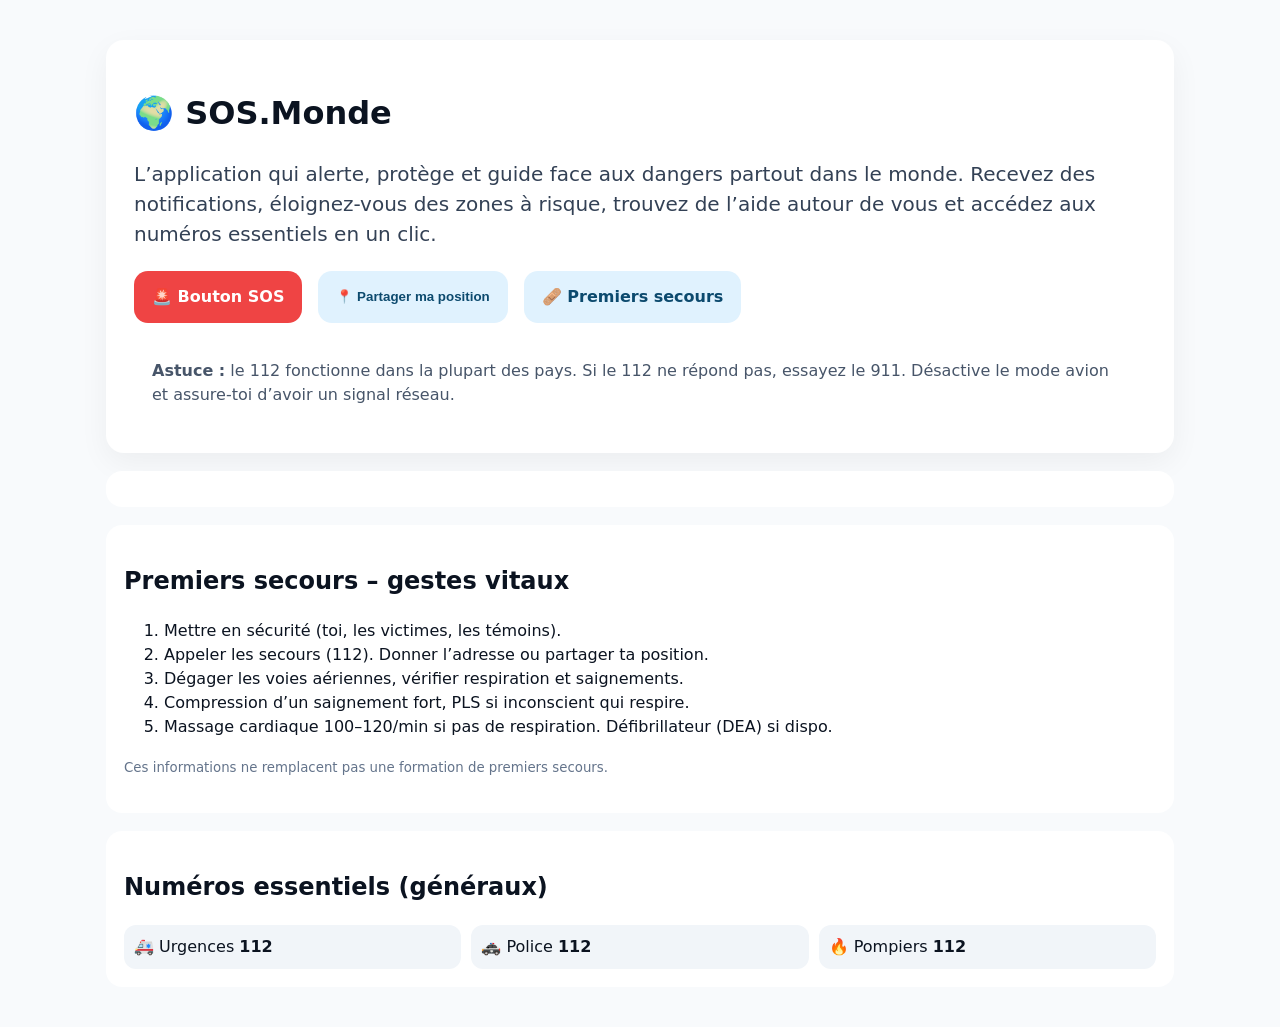
<file: index.html>
﻿<!doctype html>
<html lang="fr">
<head>
  <meta charset="utf-8" />
  <meta name="viewport" content="width=device-width,initial-scale=1" />
  <title>SOS.Monde – L’application qui sauve des vies</title>
  <meta name="description"
        content="SOS.Monde alerte, protège et guide face aux dangers partout dans le monde. Bouton SOS, partage de position, premiers secours, numéros utiles." />
  <link rel="canonical" href="https://sos-monde.com/" />

  <!-- PWA -->
  <meta name="theme-color" content="#0ea5e9" />
  <link rel="manifest" href="/manifest.webmanifest">
  <link rel="icon" href="/icons/icon-192.png" sizes="192x192">
  <link rel="apple-touch-icon" href="/icons/icon-192.png">

  <!-- Open Graph (partage) -->
  <meta property="og:title" content="SOS.Monde – L’application qui sauve des vies">
  <meta property="og:description" content="Bouton SOS, partage de position, premiers secours et numéros utiles, partout dans le monde.">
  <meta property="og:url" content="https://sos-monde.com/">
  <meta property="og:type" content="website">

  <style>
    :root{--c:#0ea5e9;--c2:#0369a1;--bg:#f8fafc}
    *{box-sizing:border-box}
    body{margin:0;font:16px/1.5 system-ui,Segoe UI,Roboto,Arial;background:var(--bg);color:#0b1320}
    .wrap{max-width:1100px;margin:40px auto;padding:0 16px}
    .hero{background:white;border-radius:18px;box-shadow:0 10px 30px rgba(2,6,23,.05);padding:28px}<!-- PRESENTATION -->
<section class="card fade-in" id="presentation" style="margin-top:16px">
  <h2 style="margin:0 0 8px">Pourquoi SOS.Monde ?</h2>
  <p class="muted" style="margin:0">
    Chaque minute compte. SOS.Monde rassemble en un seul endroit un bouton SOS, le partage de position,
    des gestes de premiers secours et les numéros essentiels. Pas de compte, gratuit, pensé pour fonctionner
    partout et vite.
  </p>
</section>

<section class="grid fade-in" style="margin-top:12px">
  <div class="card">
    <div class="num">🚨 Appel SOS immédiat</div>
    <p class="muted">112 par défaut (911 si tu es en Amérique du Nord). Un réflexe simple qui peut tout changer.</p>
  </div>
  <div class="card">
    <div class="num">📍 Partage de position</div>
    <p class="muted">Envoie ta localisation à un proche ou aux secours en quelques secondes.</p>
  </div>
  <div class="card">
    <div class="num">🩹 Gestes vitaux</div>
    <p class="muted">Des instructions claires pour agir sans paniquer : sécurité, PLS, massage cardiaque, etc.</p>
  </div>
  <div class="card">
    <div class="num">☎️ Numéros utiles</div>
    <p class="muted">Accès rapide aux numéros essentiels depuis n’importe où.</p>
  </div>
</section>

<section class="card fade-in" style="margin-top:12px">
  <h3 style="margin:0 0 8px">Nos engagements</h3>
  <ul class="muted" style="margin:0;padding-left:18px">
    <li>🔒 <b>Vie privée</b> : pas de compte, pas de profil, pas de revente de données.</li>
    <li>📲 <b>Gratuit & installable</b> comme une appli (PWA) sur iOS/Android/desktop.</li>
    <li>🌍 <b>Accessible partout</b> : rapide, lisible, fonctionne même avec peu de réseau.</li>
  </ul>
</section>

<section class="card fade-in" style="margin-top:12px">
  <h3 style="margin:0 0 8px">Comment ça marche ?</h3>
  <ol class="muted" style="margin:0;padding-left:18px">
    <li>Installe l’appli pour un accès direct (bouton ci-dessous).</li>
    <li>Ajoute un raccourci sur l’écran d’accueil.</li>
    <li>Partage l’appli autour de toi : famille, amis, collègues.</li>
  </ol>
  <div style="margin-top:12px;display:flex;gap:10px;flex-wrap:wrap">
    <button id="ctaInstall" class="btn btn-install">Installer l’appli</button>
    <a class="btn btn-outline" href="#premiers-secours">Voir les gestes vitaux</a>
  </div>
</section>

<section class="card fade-in" style="margin-top:12px">
  <h3 style="margin:0 0 8px">Rejoins le mouvement</h3>
  <p class="muted" style="margin:0">
    SOS.Monde est un réflexe simple à partager en famille, entre amis, dans une équipe, une association ou une entreprise.
    Ensemble, on gagne des minutes qui sauvent des vies.
  </p>
</section>

<script>
  // Relier le bouton de cette section au bouton d’installation de l’en-tête (s’il existe)
  document.getElementById('ctaInstall')?.addEventListener('click', () => {
    document.getElementById('installBtn')?.click();
  });
</script>

    h1{font-size:clamp(28px,4vw,40px);margin:0 0 10px}
    p.lead{font-size:clamp(16px,2.3vw,20px);color:#334155;margin:0 0 22px}
    .btns{display:flex;gap:16px;flex-wrap:wrap}
    .btn{display:inline-flex;align-items:center;gap:10px;padding:14px 18px;border-radius:14px;border:none;cursor:pointer;font-weight:700;text-decoration:none}
    .btn.sos{background:#ef4444;color:#fff}
    .btn.loc,.btn.first{background:#e0f2fe;color:#0c4a6e}
    .card{background:white;border-radius:16px;padding:18px;margin-top:18px}
    .muted{color:#475569}
    .numlist{display:grid;grid-template-columns:repeat(auto-fit,minmax(220px,1fr));gap:10px;margin-top:10px}
    .num{background:#f1f5f9;border-radius:12px;padding:10px}
    small{color:#64748b}
  </style>
</head>
<body>
  <div class="wrap">
    <div class="hero">
      <h1>🌍 SOS.Monde</h1>
      <p class="lead">L’application qui alerte, protège et guide face aux dangers partout dans le monde.
        Recevez des notifications, éloignez-vous des zones à risque, trouvez de l’aide autour de vous et
        accédez aux numéros essentiels en un clic.</p>

      <div class="btns">
        <a id="btnSOS" class="btn sos" href="tel:112">🚨 Bouton SOS</a>
        <button id="btnLoc" class="btn loc">📍 Partager ma position</button>
        <a href="#premiers-secours" class="btn first">🩹 Premiers secours</a>
      </div>

      <div class="card muted">
        <b>Astuce :</b> le 112 fonctionne dans la plupart des pays. Si le 112 ne répond pas,
        essayez le 911. Désactive le mode avion et assure-toi d’avoir un signal réseau.
      </div>
    </div>

    <div class="card" id="result" aria-live="polite"></div>

    <div class="card" id="premiers-secours">
      <h2>Premiers secours – gestes vitaux</h2>
      <ol>
        <li>Mettre en sécurité (toi, les victimes, les témoins).</li>
        <li>Appeler les secours (112). Donner l’adresse ou partager ta position.</li>
        <li>Dégager les voies aériennes, vérifier respiration et saignements.</li>
        <li>Compression d’un saignement fort, PLS si inconscient qui respire.</li>
        <li>Massage cardiaque 100–120/min si pas de respiration. Défibrillateur (DEA) si dispo.</li>
      </ol>
      <p class="muted"><small>Ces informations ne remplacent pas une formation de premiers secours.</small></p>
    </div>

    <div class="card">
      <h2>Numéros essentiels (généraux)</h2>
      <div class="numlist">
        <div class="num">🚑 Urgences <b>112</b></div>
        <div class="num">🚓 Police <b>112</b></div>
        <div class="num">🔥 Pompiers <b>112</b></div>
      </div>
    </div>
  </div>

  <script>
    // PWA : enregistre le service worker
    if ('serviceWorker' in navigator) {
      navigator.serviceWorker.register('/sw.js').catch(()=>{});
    }

    // Déterminer automatiquement le meilleur numéro SOS (112 par défaut)
    (function(){
      const lang = (navigator.language || '').toLowerCase();
      const btn = document.getElementById('btnSOS');
      // si langue US/CA -> 911 (fallback 112 visible dans le texte)
      if (lang.includes('en-us') || lang.includes('en-ca')) btn.href = 'tel:911';
    })();

    // Partage de position
    document.getElementById('btnLoc').addEventListener('click', async () => {
      const out = document.getElementById('result');
      if (!navigator.geolocation) { out.textContent = "La géolocalisation n'est pas disponible."; return; }
      out.textContent = "Obtention de la position…";
      navigator.geolocation.getCurrentPosition(async (pos)=>{
        const {latitude:lat, longitude:lon} = pos.coords;
        const mapLink = `https://maps.google.com/?q=${lat},${lon}`;
        const text = `Ma position : ${lat.toFixed(5)}, ${lon.toFixed(5)} — ${mapLink}`;
        if (navigator.share) {
          try { await navigator.share({title:"Ma position", text, url: mapLink}); out.textContent="Position partagée."; }
          catch(e){ out.textContent="Partage annulé."; }
        } else {
          try { await navigator.clipboard.writeText(text); } catch(_) {}
          out.innerHTML = `Copié dans le presse-papiers. <a href="${mapLink}" target="_blank" rel="noopener">Ouvrir la carte</a>`;
        }
      }, (err)=>{
        out.textContent = "Impossible d’obtenir la position : " + err.message;
      }, {enableHighAccuracy:true, timeout:15000});
    });
  </script>
</body>
</html>
</file>
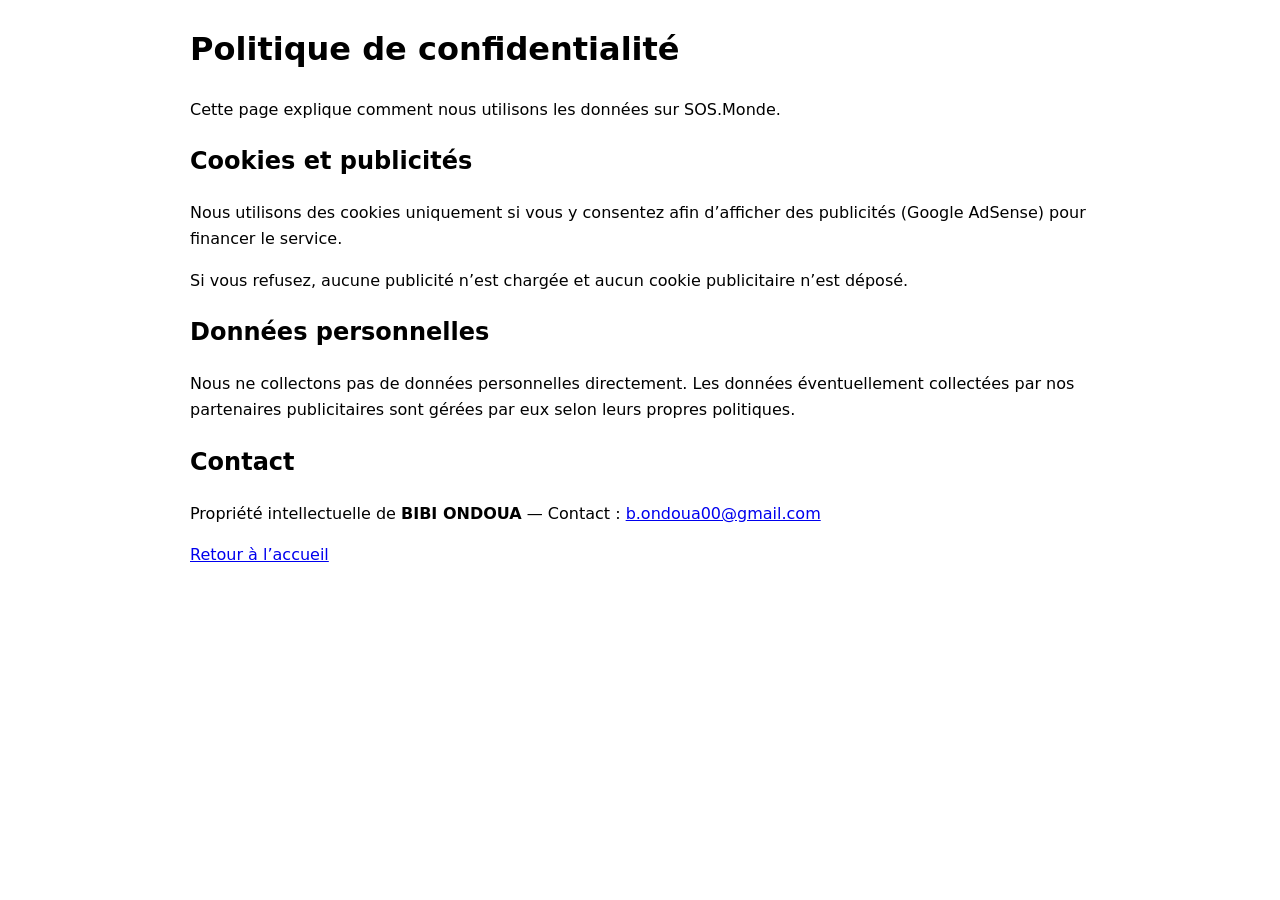
<file: privacy.html>
<!doctype html>
<html lang="fr">
<head> <!-- Google AdSense global (obligatoire pour validation) -->
<script async src="https://pagead2.googlesyndication.com/pagead/js/adsbygoogle.js?client=ca-pub-2127913069931786"
  crossorigin="anonymous"></script>

  <meta charset="utf-8" />
  <meta name="viewport" content="width=device-width, initial-scale=1" />
  <title>Politique de confidentialité – SOS.Monde</title>
  <meta name="theme-color" content="#ffffff"> <!-- Google AdSense global (obligatoire pour validation) -->
<script async src="https://pagead2.googlesyndication.com/pagead/js/adsbygoogle.js?client=ca-pub-2127913069931786"
  crossorigin="anonymous"></script>

  <link rel="icon" href="icons/icon-192.png">
  <style>
    body { font-family: system-ui, -apple-system, Segoe UI, Roboto, Arial, sans-serif; margin: 24px; line-height: 1.6; }
    main { max-width: 900px; margin: 0 auto; }
  </style>
</head>
<body>
  <main>
    <h1>Politique de confidentialité</h1>
    <p>Cette page explique comment nous utilisons les données sur SOS.Monde.</p>
    <h2>Cookies et publicités</h2>
    <p>Nous utilisons des cookies uniquement si vous y consentez afin d’afficher des publicités (Google AdSense) pour financer le service.</p>
    <p>Si vous refusez, aucune publicité n’est chargée et aucun cookie publicitaire n’est déposé.</p>
    <h2>Données personnelles</h2>
    <p>Nous ne collectons pas de données personnelles directement. Les données éventuellement collectées par nos partenaires publicitaires sont gérées par eux selon leurs propres politiques.</p>
    <h2>Contact</h2>
    <p>Propriété intellectuelle de <strong>BIBI ONDOUA</strong> — Contact : <a href="mailto:b.ondoua00@gmail.com">b.ondoua00@gmail.com</a></p>
    <p><a href="index.html">Retour à l’accueil</a></p>
  </main>
</body> <!-- Google AdSense global (obligatoire pour validation) -->
<script async src="https://pagead2.googlesyndication.com/pagead/js/adsbygoogle.js?client=ca-pub-2127913069931786"
  crossorigin="anonymous"></script>

</html> <!-- Google AdSense global (obligatoire pour validation) -->
<script async src="https://pagead2.googlesyndication.com/pagead/js/adsbygoogle.js?client=ca-pub-2127913069931786"
  crossorigin="anonymous"></script>
</file>
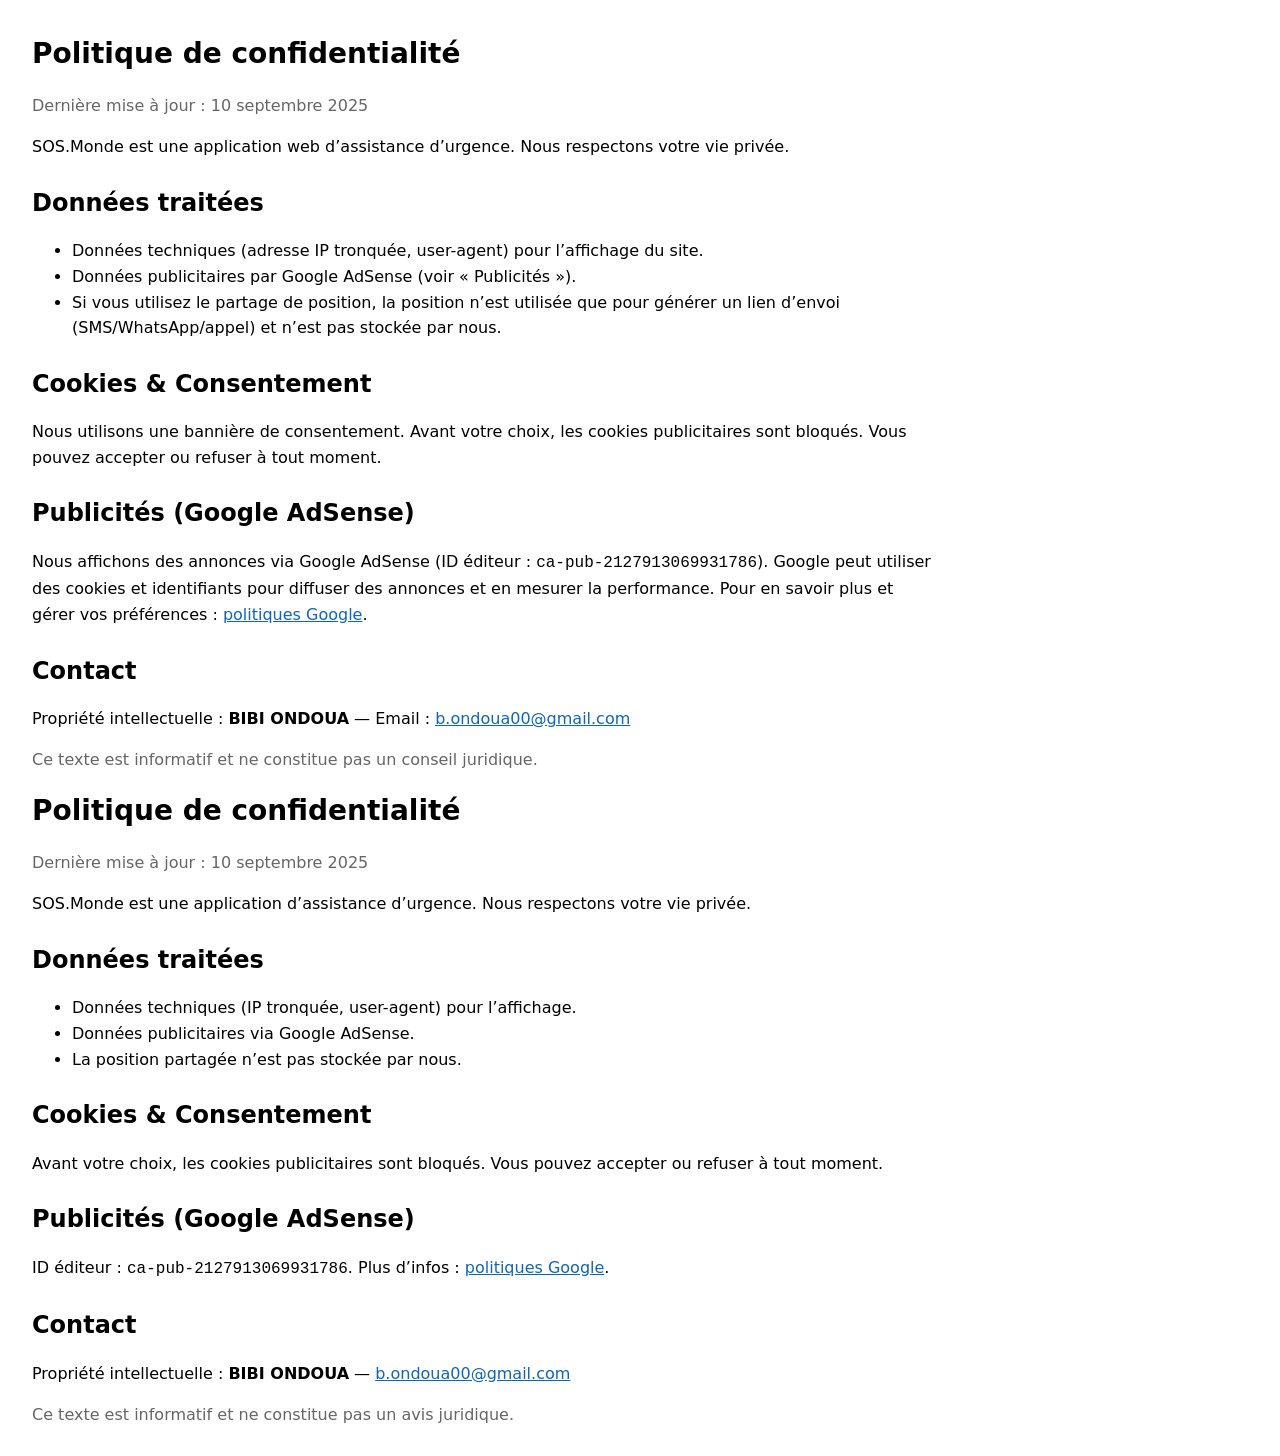
<file: privacy2.html>
<!doctype html>
<html lang="fr">
<head>
  <meta charset="utf-8" />
  <meta name="viewport" content="width=device-width,initial-scale=1" />
  <title>Politique de confidentialité – SOS.Monde</title>
  <style>
    body{font:16px/1.6 system-ui,-apple-system,Segoe UI,Roboto,Arial,sans-serif;margin:32px;max-width:900px}
    h1{font-size:28px;margin:0 0 12px}
    h2{margin:24px 0 8px}
    a{color:#0a66c2}
    .muted{color:#666}
  </style>
</head>
<body>
  <h1>Politique de confidentialité</h1>
  <p class="muted">Dernière mise à jour : 10 septembre 2025</p>

  <p>SOS.Monde est une application web d’assistance d’urgence. Nous respectons votre vie privée.</p>

  <h2>Données traitées</h2>
  <ul>
    <li>Données techniques (adresse IP tronquée, user-agent) pour l’affichage du site.</li>
    <li>Données publicitaires par Google AdSense (voir « Publicités »).</li>
    <li>Si vous utilisez le partage de position, la position n’est utilisée que pour générer un lien d’envoi (SMS/WhatsApp/appel) et n’est pas stockée par nous.</li>
  </ul>

  <h2>Cookies & Consentement</h2>
  <p>Nous utilisons une bannière de consentement. Avant votre choix, les cookies publicitaires sont bloqués. Vous pouvez accepter ou refuser à tout moment.</p>

  <h2>Publicités (Google AdSense)</h2>
  <p>Nous affichons des annonces via Google AdSense (ID éditeur : <code>ca-pub-2127913069931786</code>). Google peut utiliser des cookies et identifiants pour diffuser des annonces et en mesurer la performance. Pour en savoir plus et gérer vos préférences : <a href="https://policies.google.com/technologies/ads?hl=fr" target="_blank" rel="noopener">politiques Google</a>.</p>

  <h2>Contact</h2>
  <p>Propriété intellectuelle : <strong>BIBI ONDOUA</strong> — Email : <a href="mailto:b.ondoua00@gmail.com">b.ondoua00@gmail.com</a></p>

  <p class="muted">Ce texte est informatif et ne constitue pas un conseil juridique.</p>
</body>
</html>
<!doctype html><html lang="fr"><head>
<meta charset="utf-8"><meta name="viewport" content="width=device-width,initial-scale=1">
<title>Politique de confidentialité – SOS.Monde</title>
<style>body{font:16px/1.6 system-ui,-apple-system,Segoe UI,Roboto,Arial,sans-serif;margin:32px;max-width:900px}
h1{font-size:28px;margin:0 0 12px}h2{margin:24px 0 8px}a{color:#0a66c2}.muted{color:#666}</style>
</head><body>
<h1>Politique de confidentialité</h1><p class="muted">Dernière mise à jour : 10 septembre 2025</p>
<p>SOS.Monde est une application d’assistance d’urgence. Nous respectons votre vie privée.</p>
<h2>Données traitées</h2>
<ul><li>Données techniques (IP tronquée, user-agent) pour l’affichage.</li>
<li>Données publicitaires via Google AdSense.</li>
<li>La position partagée n’est pas stockée par nous.</li></ul>
<h2>Cookies & Consentement</h2>
<p>Avant votre choix, les cookies publicitaires sont bloqués. Vous pouvez accepter ou refuser à tout moment.</p>
<h2>Publicités (Google AdSense)</h2>
<p>ID éditeur : <code>ca-pub-2127913069931786</code>. Plus d’infos : 
<a href="https://policies.google.com/technologies/ads?hl=fr" target="_blank" rel="noopener">politiques Google</a>.</p>
<h2>Contact</h2>
<p>Propriété intellectuelle : <b>BIBI ONDOUA</b> — 
<a href="mailto:b.ondoua00@gmail.com">b.ondoua00@gmail.com</a></p>
<p class="muted">Ce texte est informatif et ne constitue pas un avis juridique.</p>
</body></html>
</file>
